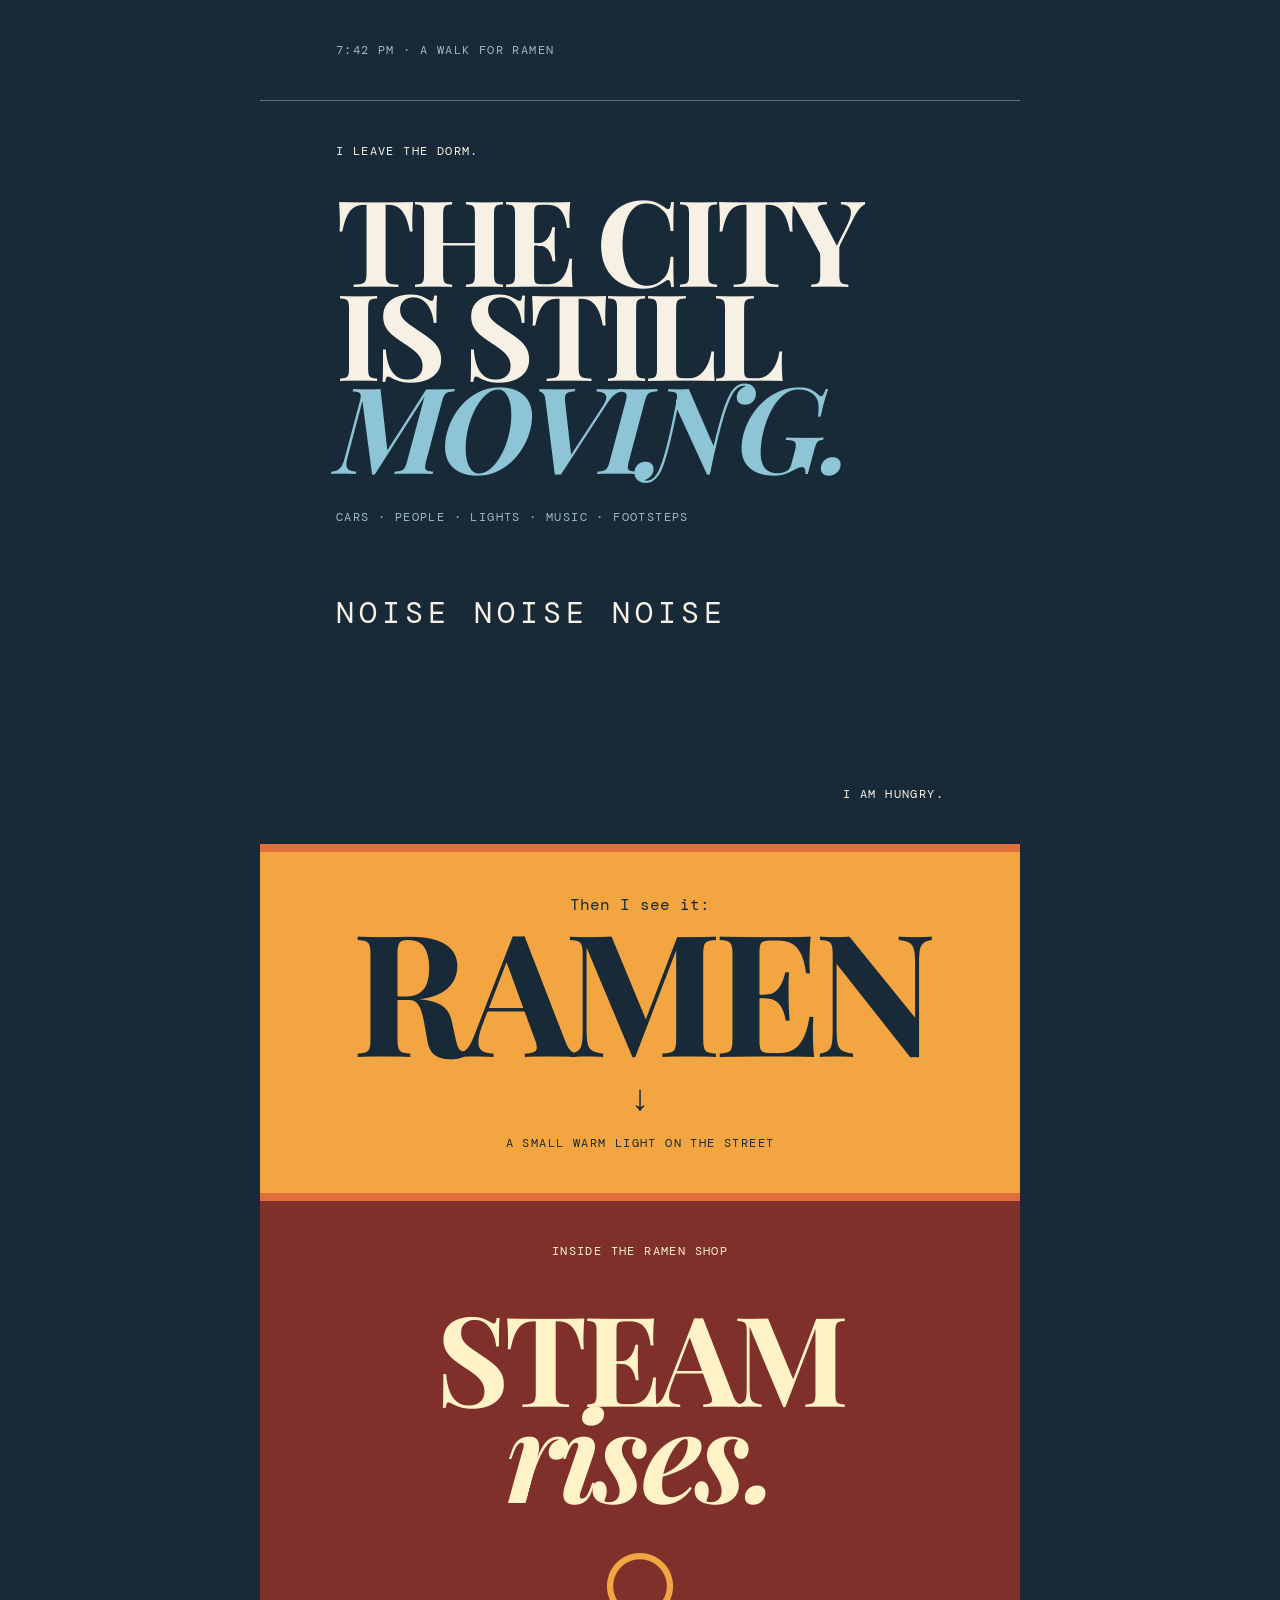
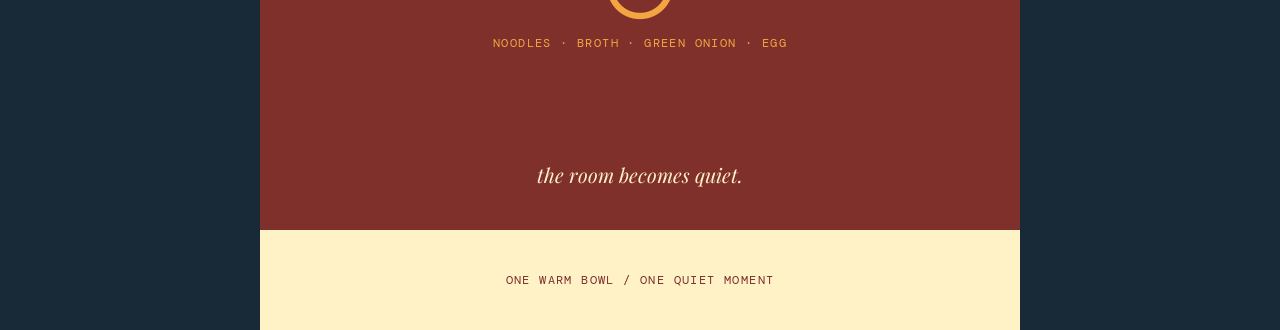
<file: index.html>
<!DOCTYPE html>
<html lang="en">
  <head>
    <meta charset="UTF-8">
    <meta name="viewport" content="width=device-width, initial-scale=1.0">
    <title>Ramen Walk</title>

    <link rel="preconnect" href="https://fonts.googleapis.com">
    <link rel="preconnect" href="https://fonts.gstatic.com" crossorigin>
    <link href="https://fonts.googleapis.com/css2?family=DM+Mono:wght@400;500&family=Playfair+Display:ital,wght@0,500;0,700;1,500&display=swap" rel="stylesheet">

    <link rel="stylesheet" href="main.css">
  </head>

  <body>
    <main>
      <p class="time">7:42 PM · A WALK FOR RAMEN</p>

      <section class="street">
        <p class="small">I leave the dorm.</p>

        <h1>THE CITY<br>IS STILL<br><span>MOVING.</span></h1>

        <p class="noise">cars · people · lights · music · footsteps</p>
        <p class="noise loud">NOISE NOISE NOISE</p>

        <p class="small right">I am hungry.</p>
      </section>

      <section class="turn">
        <p>Then I see it:</p>
        <h2>RAMEN</h2>
        <p class="arrow">↓</p>
        <p class="small">a small warm light on the street</p>
      </section>

      <section class="shop">
        <p class="small">inside the ramen shop</p>

        <h3>STEAM<br><em>rises.</em></h3>

        <p class="bowl">○</p>
        <p class="ramen">noodles · broth · green onion · egg</p>

        <p class="quiet">the room becomes quiet.</p>
      </section>

      <footer>ONE WARM BOWL / ONE QUIET MOMENT</footer>
    </main>
  </body>
</html>
</file>
<file: main.css>
* {
  box-sizing: border-box;
}

body {
  margin: 0;
  background: #182a37;
  color: #f7f0e4;
  font-family: "DM Mono", monospace;
}

main {
  max-width: 760px;
  margin: auto;
  overflow: hidden;
}

section,
footer,
.time {
  padding: 42px 10%;
}

.time,
.small,
.noise,
.ramen,
footer {
  font-size: 12px;
  letter-spacing: 1.4px;
  text-transform: uppercase;
}

.time {
  color: #9db8c6;
  border-bottom: 1px solid #587282;
}

.street {
  min-height: 580px;
  position: relative;
}

h1,
h2,
h3,
p {
  margin: 0;
}

h1,
h2,
h3 {
  font-family: "Playfair Display", serif;
  font-weight: 700;
}

h1 {
  margin: 32px 0;
  font-size: clamp(62px, 14vw, 120px);
  line-height: 0.78;
  letter-spacing: -5px;
}

h1 span {
  color: #8dc5d6;
  font-style: italic;
}

.noise {
  color: #9db8c6;
  line-height: 2.2;
}

.loud {
  margin-top: 50px;
  color: #f7f0e4;
  font-size: clamp(18px, 4vw, 30px);
  letter-spacing: 5px;
  white-space: nowrap;
}

.right {
  margin-top: 140px;
  text-align: right;
}

.turn {
  background: #f2a541;
  color: #182a37;
  text-align: center;
  border-top: 8px solid #e16f3d;
  border-bottom: 8px solid #e16f3d;
}

h2 {
  font-size: clamp(90px, 22vw, 170px);
  line-height: 0.85;
  letter-spacing: -8px;
}

.arrow {
  margin: 14px 0;
  font-size: 36px;
}

.shop {
  min-height: 570px;
  background: #7f302b;
  color: #fff2c7;
  text-align: center;
}

h3 {
  margin-top: 48px;
  font-size: clamp(66px, 15vw, 125px);
  line-height: 0.77;
  letter-spacing: -5px;
}

.bowl {
  margin: 48px 0 20px;
  color: #f2a541;
  font-size: 150px;
  line-height: 0.45;
}

.ramen {
  color: #f2a541;
}

.quiet {
  margin-top: 110px;
  font-family: "Playfair Display", serif;
  font-size: 20px;
  font-style: italic;
}

footer {
  background: #fff2c7;
  color: #7f302b;
  text-align: center;
}
</file>
